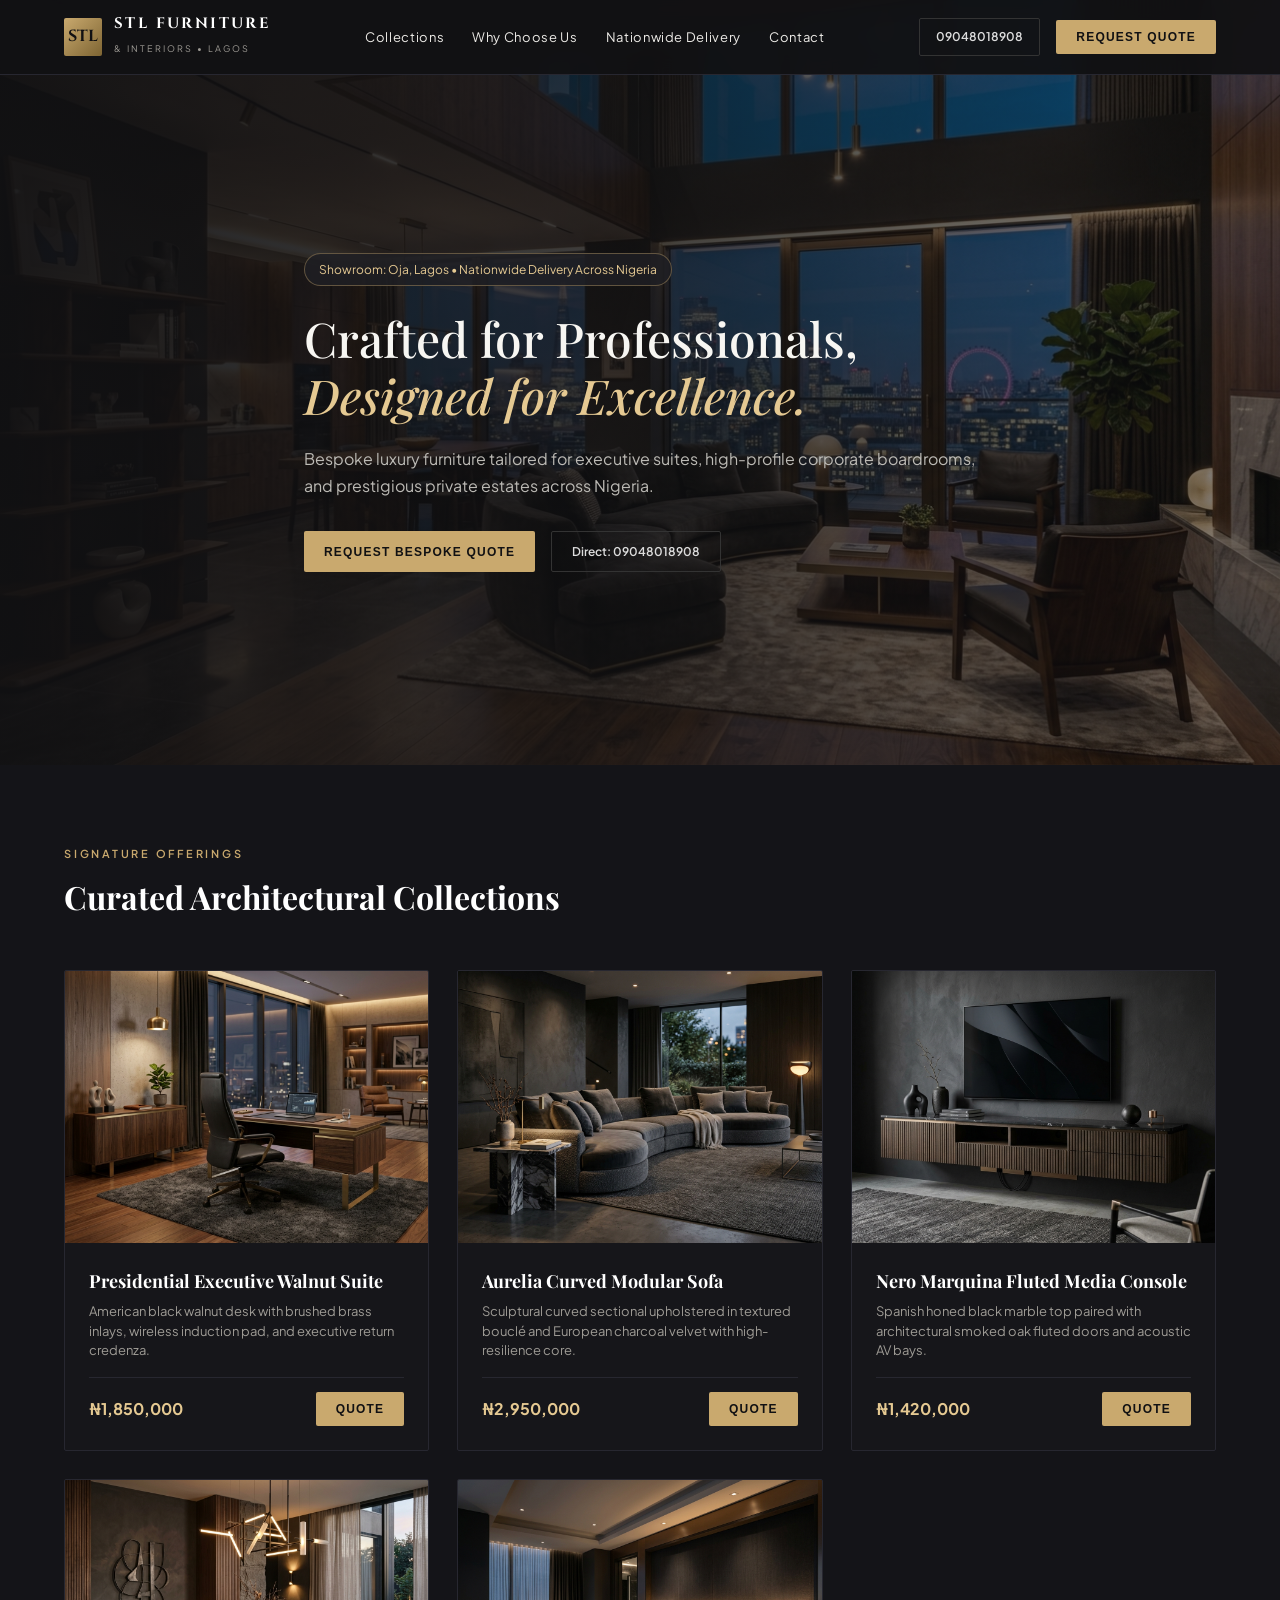
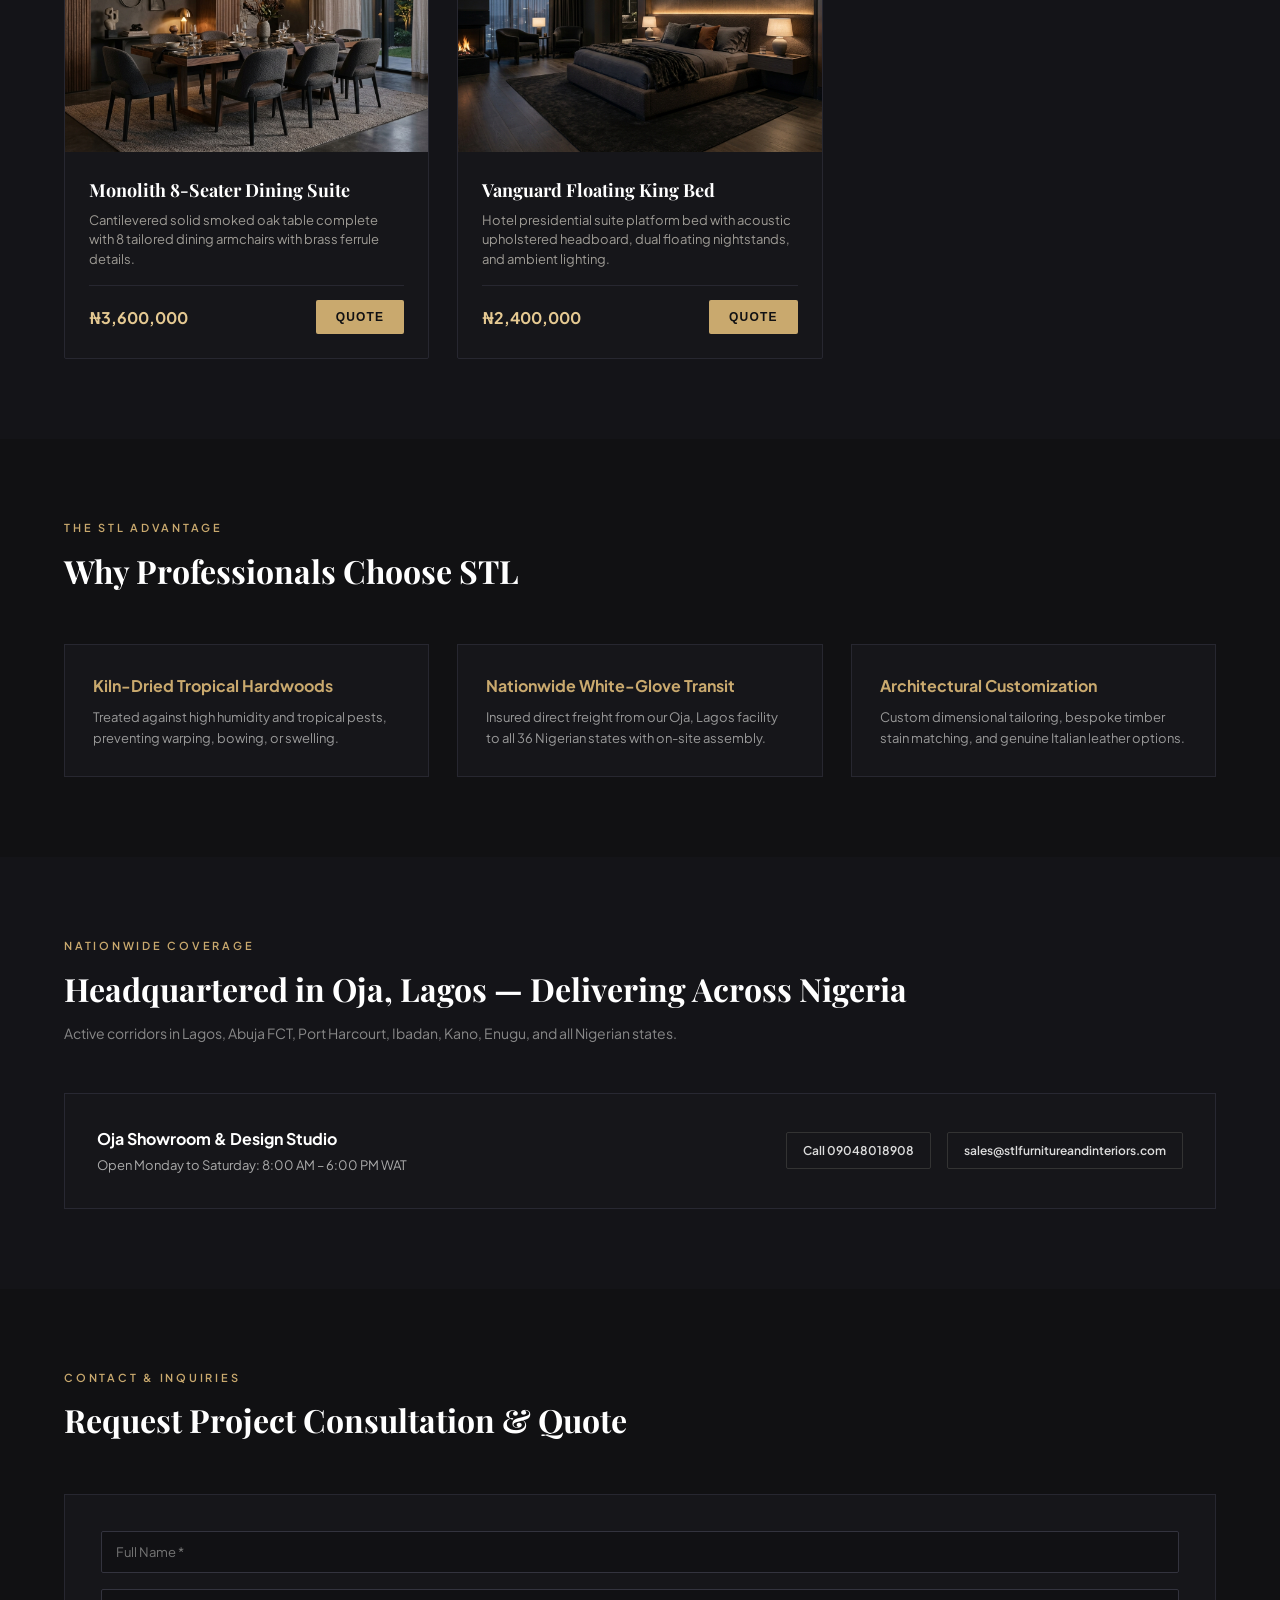
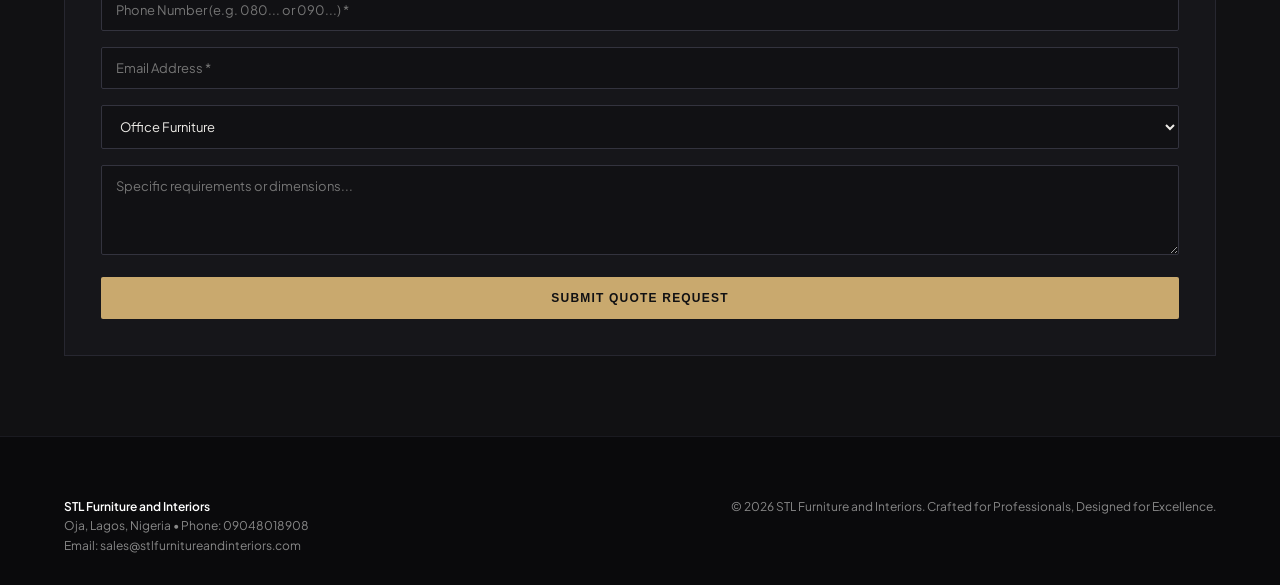
<file: public/standalone/index.html>
<!DOCTYPE html>
<html lang="en">
<head>
  <meta charset="UTF-8">
  <meta name="viewport" content="width=device-width, initial-scale=1.0">
  <title>STL Furniture and Interiors | Crafted for Professionals, Designed for Excellence</title>
  <meta name="description" content="Premium luxury furniture and bespoke interiors based in Oja, Lagos with nationwide delivery across Nigeria.">
  <link rel="preconnect" href="https://fonts.googleapis.com">
  <link rel="preconnect" href="https://fonts.gstatic.com" crossorigin>
  <link href="https://fonts.googleapis.com/css2?family=Cinzel:wght@600;700&family=Playfair+Display:ital,wght@0,500;0,600;1,400&family=Plus+Jakarta+Sans:wght@400;500;600;700&display=swap" rel="stylesheet">
  <link rel="stylesheet" href="./style.css">
</head>
<body>

  <!-- Site Header -->
  <header class="site-header">
    <div class="container nav-row">
      <div class="logo-group">
        <div class="logo-badge">STL</div>
        <div class="logo-text">
          <h1>STL FURNITURE</h1>
          <span>& INTERIORS • LAGOS</span>
        </div>
      </div>

      <nav class="nav-menu">
        <a href="#products">Collections</a>
        <a href="#why-us">Why Choose Us</a>
        <a href="#service-area">Nationwide Delivery</a>
        <a href="#contact">Contact</a>
      </nav>

      <div class="nav-actions">
        <a href="tel:09048018908" class="btn-phone">09048018908</a>
        <button class="btn-primary trigger-quote-modal">Request Quote</button>
      </div>
    </div>
  </header>

  <!-- Hero Section -->
  <section class="hero-section" style="background-image: url('../images/stl_luxury_hero_1789201214697.jpg');">
    <div class="hero-overlay"></div>
    <div class="container hero-content">
      <span class="badge-location">Showroom: Oja, Lagos • Nationwide Delivery Across Nigeria</span>
      <h2>
        Crafted for Professionals,
        <em>Designed for Excellence.</em>
      </h2>
      <p>
        Bespoke luxury furniture tailored for executive suites, high-profile corporate boardrooms, and prestigious private estates across Nigeria.
      </p>
      <div style="display: flex; gap: 16px; flex-wrap: wrap;">
        <button class="btn-primary trigger-quote-modal">Request Bespoke Quote</button>
        <a href="tel:09048018908" class="btn-phone" style="padding: 10px 20px;">Direct: 09048018908</a>
      </div>
    </div>
  </section>

  <!-- Products Section -->
  <section id="products" class="section section-bg-darker">
    <div class="container">
      <div class="section-title-wrap">
        <div class="eyebrow">Signature Offerings</div>
        <h2 class="section-title">Curated Architectural Collections</h2>
      </div>

      <div class="grid-3">
        <!-- 1. Office Furniture -->
        <div class="product-card">
          <div class="product-img-wrap">
            <img src="../images/office_furniture_1789201227988.jpg" alt="Presidential Walnut Executive Desk Suite">
          </div>
          <div class="product-body">
            <h3>Presidential Executive Walnut Suite</h3>
            <p>American black walnut desk with brushed brass inlays, wireless induction pad, and executive return credenza.</p>
            <div class="product-price">
              <span>₦1,850,000</span>
              <button class="btn-primary trigger-quote-modal" data-category="Office Furniture">Quote</button>
            </div>
          </div>
        </div>

        <!-- 2. Luxury Sofas -->
        <div class="product-card">
          <div class="product-img-wrap">
            <img src="../images/luxury_sofas_1789201240041.jpg" alt="Aurelia Curved Modular Sectional Sofa">
          </div>
          <div class="product-body">
            <h3>Aurelia Curved Modular Sofa</h3>
            <p>Sculptural curved sectional upholstered in textured bouclé and European charcoal velvet with high-resilience core.</p>
            <div class="product-price">
              <span>₦2,950,000</span>
              <button class="btn-primary trigger-quote-modal" data-category="Luxury Sofas">Quote</button>
            </div>
          </div>
        </div>

        <!-- 3. TV Consoles -->
        <div class="product-card">
          <div class="product-img-wrap">
            <img src="../images/tv_consoles_1789201252386.jpg" alt="Nero Marquina Fluted Media Console">
          </div>
          <div class="product-body">
            <h3>Nero Marquina Fluted Media Console</h3>
            <p>Spanish honed black marble top paired with architectural smoked oak fluted doors and acoustic AV bays.</p>
            <div class="product-price">
              <span>₦1,420,000</span>
              <button class="btn-primary trigger-quote-modal" data-category="TV Consoles">Quote</button>
            </div>
          </div>
        </div>

        <!-- 4. Dining Sets -->
        <div class="product-card">
          <div class="product-img-wrap">
            <img src="../images/dining_sets_1789201263990.jpg" alt="Monolith 8-Seater Smoked Oak Dining Table">
          </div>
          <div class="product-body">
            <h3>Monolith 8-Seater Dining Suite</h3>
            <p>Cantilevered solid smoked oak table complete with 8 tailored dining armchairs with brass ferrule details.</p>
            <div class="product-price">
              <span>₦3,600,000</span>
              <button class="btn-primary trigger-quote-modal" data-category="Dining Sets">Quote</button>
            </div>
          </div>
        </div>

        <!-- 5. Bed Frames -->
        <div class="product-card">
          <div class="product-img-wrap">
            <img src="../images/bed_frames_1789201277456.jpg" alt="Vanguard Floating Architectural King Bed">
          </div>
          <div class="product-body">
            <h3>Vanguard Floating King Bed</h3>
            <p>Hotel presidential suite platform bed with acoustic upholstered headboard, dual floating nightstands, and ambient lighting.</p>
            <div class="product-price">
              <span>₦2,400,000</span>
              <button class="btn-primary trigger-quote-modal" data-category="Bed Frames">Quote</button>
            </div>
          </div>
        </div>
      </div>
    </div>
  </section>

  <!-- Why Choose Us -->
  <section id="why-us" class="section">
    <div class="container">
      <div class="section-title-wrap">
        <div class="eyebrow">The STL Advantage</div>
        <h2 class="section-title">Why Professionals Choose STL</h2>
      </div>

      <div class="grid-3">
        <div style="background: #16161A; padding: 28px; border: 1px solid #272730;">
          <h3 style="color: #C9A96E; font-size: 16px; margin-bottom: 8px;">Kiln-Dried Tropical Hardwoods</h3>
          <p style="font-size: 13px; color: #999;">Treated against high humidity and tropical pests, preventing warping, bowing, or swelling.</p>
        </div>
        <div style="background: #16161A; padding: 28px; border: 1px solid #272730;">
          <h3 style="color: #C9A96E; font-size: 16px; margin-bottom: 8px;">Nationwide White-Glove Transit</h3>
          <p style="font-size: 13px; color: #999;">Insured direct freight from our Oja, Lagos facility to all 36 Nigerian states with on-site assembly.</p>
        </div>
        <div style="background: #16161A; padding: 28px; border: 1px solid #272730;">
          <h3 style="color: #C9A96E; font-size: 16px; margin-bottom: 8px;">Architectural Customization</h3>
          <p style="font-size: 13px; color: #999;">Custom dimensional tailoring, bespoke timber stain matching, and genuine Italian leather options.</p>
        </div>
      </div>
    </div>
  </section>

  <!-- Service Area -->
  <section id="service-area" class="section section-bg-darker">
    <div class="container">
      <div class="section-title-wrap">
        <div class="eyebrow">Nationwide Coverage</div>
        <h2 class="section-title">Headquartered in Oja, Lagos — Delivering Across Nigeria</h2>
        <p style="color: #888; font-size: 14px; margin-top: 8px;">Active corridors in Lagos, Abuja FCT, Port Harcourt, Ibadan, Kano, Enugu, and all Nigerian states.</p>
      </div>

      <div style="background: #16161A; padding: 32px; border: 1px solid #282832; display: flex; flex-wrap: wrap; justify-content: space-between; gap: 24px;">
        <div>
          <h4 style="color: #fff; font-size: 16px; margin-bottom: 4px;">Oja Showroom & Design Studio</h4>
          <p style="font-size: 13px; color: #aaa;">Open Monday to Saturday: 8:00 AM – 6:00 PM WAT</p>
        </div>
        <div style="display: flex; gap: 16px; align-items: center;">
          <a href="tel:09048018908" class="btn-phone">Call 09048018908</a>
          <a href="mailto:sales@stlfurnitureandinteriors.com" class="btn-phone">sales@stlfurnitureandinteriors.com</a>
        </div>
      </div>
    </div>
  </section>

  <!-- Contact Section -->
  <section id="contact" class="section">
    <div class="container" style="max-w: 800px;">
      <div class="section-title-wrap">
        <div class="eyebrow">Contact & Inquiries</div>
        <h2 class="section-title">Request Project Consultation & Quote</h2>
      </div>

      <form id="standalone-quote-form" style="background: #16161A; padding: 36px; border: 1px solid #272730;">
        <input type="text" class="form-input" placeholder="Full Name *" required>
        <input type="tel" class="form-input" placeholder="Phone Number (e.g. 080... or 090...) *" required>
        <input type="email" class="form-input" placeholder="Email Address *" required>
        
        <select class="form-select" id="modal-category">
          <option value="Office Furniture">Office Furniture</option>
          <option value="Luxury Sofas">Luxury Sofas</option>
          <option value="TV Consoles">TV Consoles</option>
          <option value="Dining Sets">Dining Sets</option>
          <option value="Bed Frames">Bed Frames</option>
          <option value="Complete Home / Office Package">Complete Package</option>
        </select>

        <textarea class="form-textarea" rows="4" placeholder="Specific requirements or dimensions..."></textarea>
        
        <button type="submit" class="btn-primary" style="width: 100%; padding: 14px;">Submit Quote Request</button>
      </form>
    </div>
  </section>

  <!-- Footer -->
  <footer class="footer">
    <div class="container" style="display: flex; justify-content: space-between; flex-wrap: wrap; gap: 20px;">
      <div>
        <p style="color: #fff; font-weight: 600;">STL Furniture and Interiors</p>
        <p>Oja, Lagos, Nigeria • Phone: 09048018908</p>
        <p>Email: sales@stlfurnitureandinteriors.com</p>
      </div>
      <div>
        <p>© 2026 STL Furniture and Interiors. Crafted for Professionals, Designed for Excellence.</p>
      </div>
    </div>
  </footer>

  <!-- Interactive Modal -->
  <div id="standalone-quote-modal" style="display: none; position: fixed; inset: 0; background: rgba(0,0,0,0.85); z-index: 1000; align-items: center; justify-content: center; padding: 20px;">
    <div style="background: #16161A; border: 1px solid #333; max-width: 500px; width: 100%; padding: 30px; position: relative;">
      <button id="close-standalone-modal" style="position: absolute; top: 12px; right: 12px; background: none; border: none; color: #fff; font-size: 18px; cursor: pointer;">✕</button>
      <h3 style="color: #fff; font-family: var(--font-serif); margin-bottom: 8px;">Request Quote & Catalog</h3>
      <p style="font-size: 12px; color: #aaa; margin-bottom: 16px;">Call directly: <strong>09048018908</strong> or submit details below:</p>
      <form onsubmit="event.preventDefault(); alert('Request received! We will call 09048018908 / contact you shortly.'); document.getElementById('standalone-quote-modal').style.display='none';">
        <input type="text" class="form-input" placeholder="Your Name" required>
        <input type="tel" class="form-input" placeholder="Phone Number" required>
        <input type="email" class="form-input" placeholder="Email" required>
        <button type="submit" class="btn-primary" style="width: 100%;">Submit</button>
      </form>
    </div>
  </div>

  <script src="./script.js"></script>
</body>
</html>
</file>
<file: public/standalone/style.css>
/* STL Furniture and Interiors - Standalone Luxury Stylesheet */
:root {
  --bg-main: #111113;
  --bg-card: #16161A;
  --bg-subtle: #1C1C22;
  --gold-accent: #C9A96E;
  --gold-light: #E5C992;
  --text-main: #EDEBE7;
  --text-muted: #9E9B95;
  --border-color: #272730;
  --font-serif: 'Playfair Display', Georgia, serif;
  --font-sans: 'Plus Jakarta Sans', sans-serif;
  --font-cinzel: 'Cinzel', serif;
}

* {
  margin: 0;
  padding: 0;
  box-sizing: border-box;
}

body {
  font-family: var(--font-sans);
  background-color: var(--bg-main);
  color: var(--text-main);
  line-height: 1.6;
  scroll-behavior: smooth;
  -webkit-font-smoothing: antialiased;
}

a {
  color: inherit;
  text-decoration: none;
}

.container {
  max-width: 1200px;
  margin: 0 auto;
  padding: 0 24px;
}

.font-serif {
  font-family: var(--font-serif);
}

.font-cinzel {
  font-family: var(--font-cinzel);
}

/* Header */
.site-header {
  position: fixed;
  top: 0;
  left: 0;
  right: 0;
  z-index: 100;
  background: rgba(17, 17, 19, 0.95);
  backdrop-filter: blur(10px);
  border-bottom: 1px solid var(--border-color);
  padding: 16px 0;
}

.nav-row {
  display: flex;
  align-items: center;
  justify-content: space-between;
}

.logo-group {
  display: flex;
  align-items: center;
  gap: 12px;
}

.logo-badge {
  width: 38px;
  height: 38px;
  background: linear-gradient(135deg, #C9A96E, #7E6533);
  display: flex;
  align-items: center;
  justify-content: center;
  font-family: var(--font-cinzel);
  font-weight: 700;
  color: #111113;
  border-radius: 2px;
}

.logo-text h1 {
  font-size: 15px;
  letter-spacing: 0.16em;
  font-weight: 700;
  font-family: var(--font-cinzel);
  color: #fff;
  line-height: 1.1;
}

.logo-text span {
  font-size: 9px;
  letter-spacing: 0.22em;
  color: var(--text-muted);
}

.nav-menu {
  display: flex;
  gap: 28px;
  font-size: 13px;
  letter-spacing: 0.05em;
}

.nav-menu a:hover {
  color: var(--gold-accent);
}

.nav-actions {
  display: flex;
  align-items: center;
  gap: 16px;
}

.btn-phone {
  font-size: 12px;
  font-weight: 600;
  padding: 8px 16px;
  border: 1px solid #333;
  border-radius: 2px;
  color: #ddd;
}

.btn-phone:hover {
  border-color: var(--gold-accent);
  color: var(--gold-accent);
}

.btn-primary {
  background-color: var(--gold-accent);
  color: #111113;
  padding: 10px 20px;
  font-size: 12px;
  font-weight: 600;
  text-transform: uppercase;
  letter-spacing: 0.1em;
  border-radius: 2px;
  border: none;
  cursor: pointer;
  transition: background 0.2s;
}

.btn-primary:hover {
  background-color: var(--gold-light);
}

/* Hero */
.hero-section {
  position: relative;
  min-height: 85vh;
  display: flex;
  align-items: center;
  padding: 120px 0 60px;
  background-size: cover;
  background-position: center;
}

.hero-overlay {
  position: absolute;
  inset: 0;
  background: linear-gradient(90deg, rgba(17,17,19,0.94) 0%, rgba(17,17,19,0.8) 50%, rgba(17,17,19,0.5) 100%);
}

.hero-content {
  position: relative;
  z-index: 10;
  max-width: 720px;
}

.badge-location {
  display: inline-block;
  padding: 6px 14px;
  background: rgba(31, 31, 36, 0.85);
  border: 1px solid rgba(201, 169, 110, 0.4);
  color: var(--gold-light);
  font-size: 12px;
  border-radius: 20px;
  margin-bottom: 24px;
}

.hero-content h2 {
  font-size: 48px;
  font-family: var(--font-serif);
  line-height: 1.2;
  font-weight: 500;
  margin-bottom: 20px;
  color: #f7f6f2;
}

.hero-content h2 em {
  font-style: italic;
  color: var(--gold-light);
  display: block;
}

.hero-content p {
  font-size: 16px;
  color: #BCBAB5;
  margin-bottom: 32px;
  line-height: 1.7;
}

/* Cards Grid */
.section {
  padding: 80px 0;
}

.section-bg-darker {
  background-color: #141418;
}

.section-title-wrap {
  margin-bottom: 48px;
}

.eyebrow {
  font-size: 11px;
  text-transform: uppercase;
  letter-spacing: 0.25em;
  color: var(--gold-accent);
  font-weight: 600;
  margin-bottom: 8px;
}

.section-title {
  font-size: 32px;
  font-family: var(--font-serif);
  color: #fff;
}

.grid-3 {
  display: grid;
  grid-template-columns: repeat(auto-fit, minmax(320px, 1fr));
  gap: 28px;
}

.product-card {
  background: var(--bg-card);
  border: 1px solid var(--border-color);
  border-radius: 2px;
  overflow: hidden;
  display: flex;
  flex-direction: column;
}

.product-img-wrap {
  aspect-ratio: 4/3;
  overflow: hidden;
  background: #0e0e10;
}

.product-img-wrap img {
  width: 100%;
  height: 100%;
  object-fit: cover;
  transition: transform 0.5s ease;
}

.product-card:hover .product-img-wrap img {
  transform: scale(1.04);
}

.product-body {
  padding: 24px;
  display: flex;
  flex-direction: column;
  flex: 1;
}

.product-body h3 {
  font-size: 18px;
  font-family: var(--font-serif);
  color: #fff;
  margin-bottom: 6px;
}

.product-body p {
  font-size: 13px;
  color: var(--text-muted);
  margin-bottom: 16px;
  line-height: 1.5;
}

.product-price {
  font-size: 16px;
  font-weight: 700;
  color: var(--gold-light);
  margin-top: auto;
  padding-top: 14px;
  border-top: 1px solid var(--border-color);
  display: flex;
  justify-content: space-between;
  align-items: center;
}

/* Contact form */
.form-input, .form-select, .form-textarea {
  width: 100%;
  padding: 12px 14px;
  background: #111114;
  border: 1px solid #33333E;
  color: #EDEBE7;
  font-family: inherit;
  font-size: 13px;
  border-radius: 2px;
  margin-bottom: 16px;
}

.form-input:focus, .form-select:focus, .form-textarea:focus {
  outline: none;
  border-color: var(--gold-accent);
}

/* Footer */
.footer {
  background: #0a0a0c;
  border-top: 1px solid #1a1a20;
  padding: 60px 0 30px;
  font-size: 12px;
  color: #888;
}

@media (max-width: 768px) {
  .nav-menu, .btn-phone {
    display: none;
  }
  .hero-content h2 {
    font-size: 32px;
  }
}
</file>
